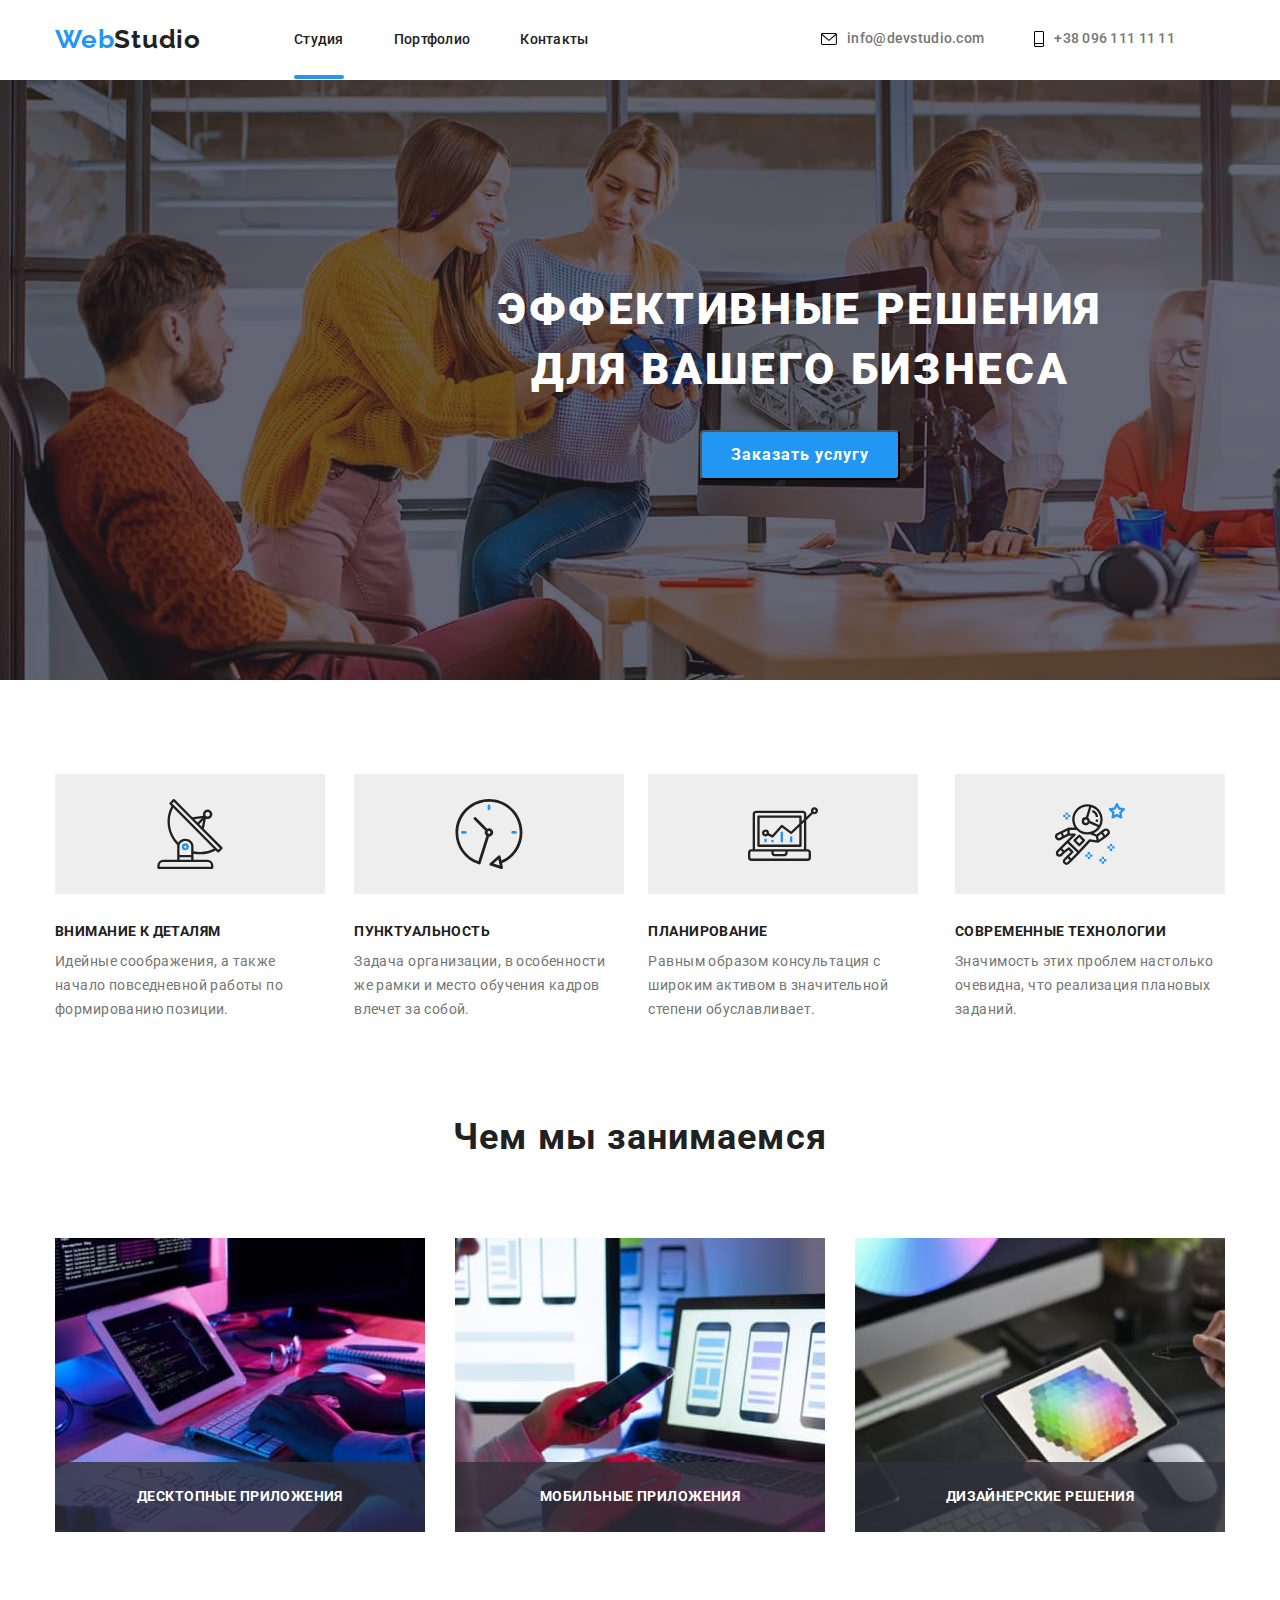
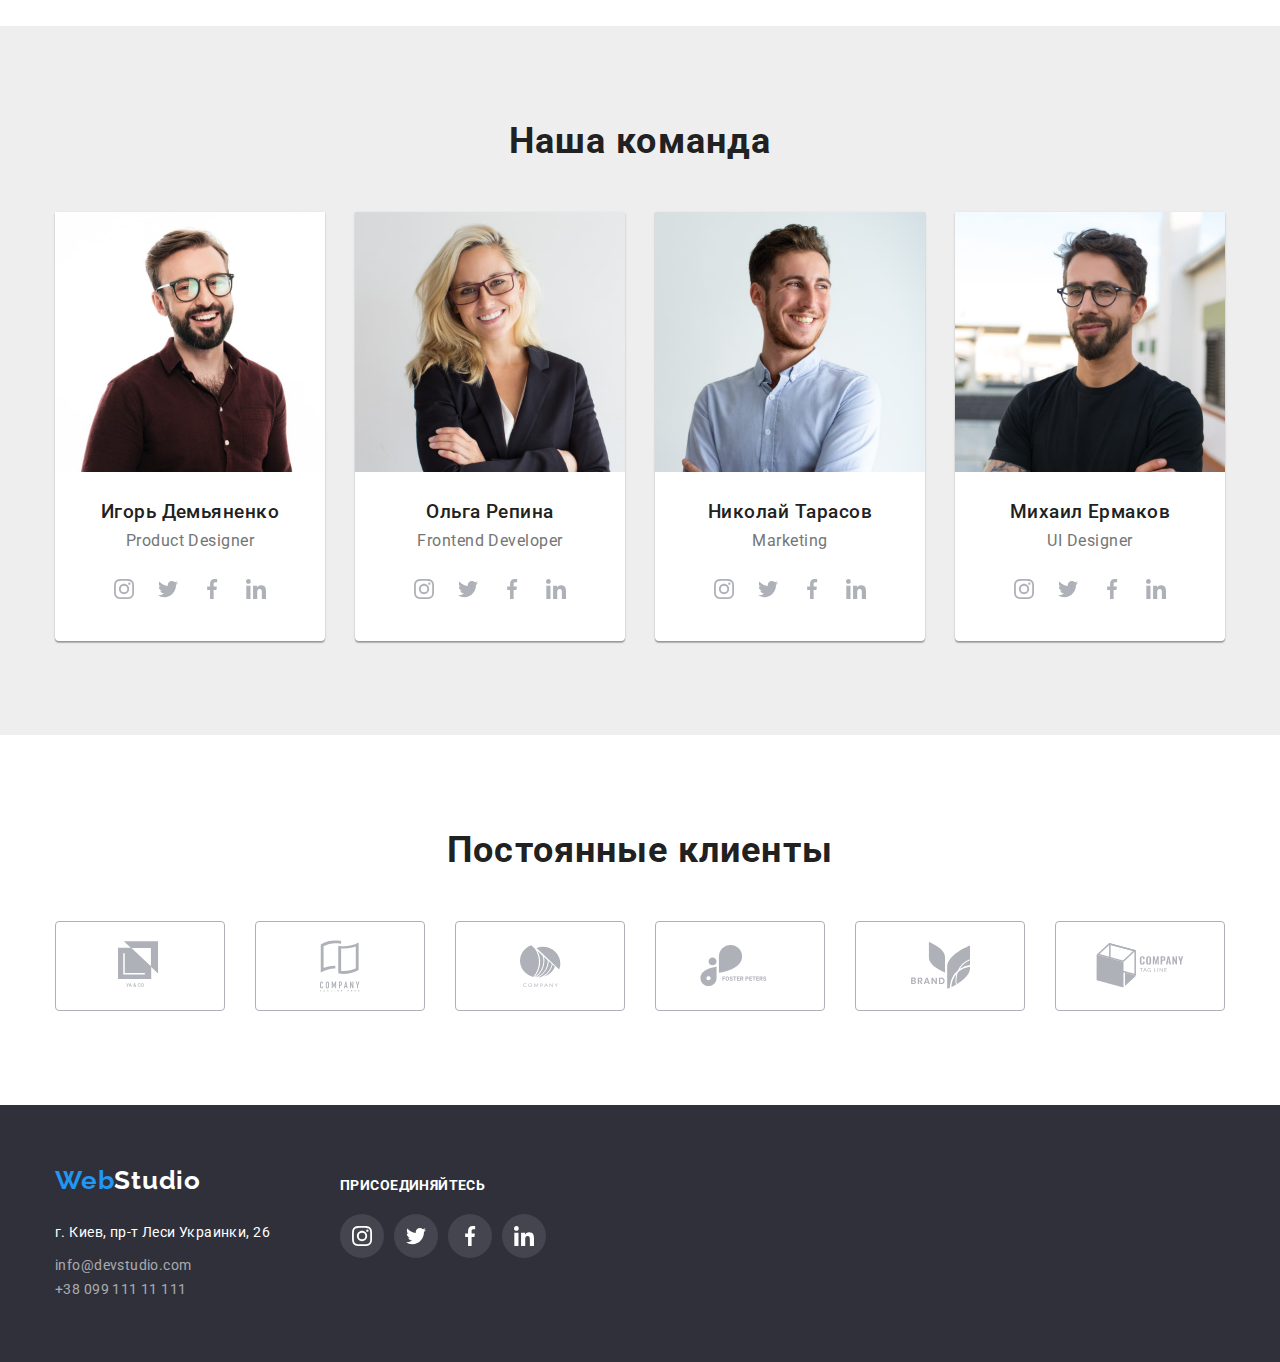
<file: index.html>
<!DOCTYPE html>
<html lang="en">
<head>
    <meta charset="UTF-8">
    <meta name="viewport" content="width=device-width, initial-scale=1.0">
    <title>WebStudio</title>
    <link href="https://fonts.googleapis.com/css2?family=Raleway:wght@700&family=Roboto:wght@400;500;700&display=swap" rel="stylesheet">
    <link rel="stylesheet" href="https://cdnjs.cloudflare.com/ajax/libs/modern-normalize/1.0.0/modern-normalize.min.css">
    <link rel="stylesheet" href="./css/styles.css">

</head>
<body>
    <!--Шапка сайта-->
    <header>
        <nav class="container navigation">
            <a class="link logo" href="./index.html"><span>Web</span><span class="part-logo">Studio</span>    
            </a>
            <ul class="list menu">
                <li><a class="link menu-link menu-link-studio" href="">Студия</a></li>
                <li><a class="link menu-link" href="./portfolio.html">Портфолио</a></li>
                <li><a class="link menu-link" href="">Контакты</a></li>
            </ul>
            <div class="link-navigation">
                <ul class="list menu">
                    <li><a class="link link-connection" href="mailto:info@devstudio.com"> 
                        <svg class="envelope-svg">
                            <use href="./images/sprite.svg#icon-envelope"></use>
                        </svg>
                        info@devstudio.com</a></li>
                    <li><a class="link link-connection" href="tel+380961111111">
                        <svg class="smartphone-svg">
                            <use href="./images/sprite.svg#icon-smartphone"></use>
                        </svg>
                        +38 096 111 11 11</a></li>
                </ul>
            </div>    
        </nav>
    </header>

    <main>
        <!--Герой-->
        <section class="dark-bg-hero">
            <h1 class="page-title">Эффективные решения для вашего бизнеса</h1>
            <button data-modal-open class="button-hero" type="button"><span class="text-button-hero">Заказать услугу</span></button>
        </section>

        <!--Преимущества-->
        <section class="section">
            <div class="container">
                <ul class="list flex-advantages">
                    <li class="item-icons-advantages item-antenna">
                        <h3 class="section-advantages-title">Внимание к деталям</h3>
                        <p class="border-advanteges">Идейные соображения, а также начало повседневной работы по формированию позиции.</p>
                    </li>
                    <li class="item-icons-advantages item-clock">
                        <h3 class="section-advantages-title">Пунктуальность</h3>
                        <p class="border-advanteges">Задача организации, в особенности же рамки и место обучения кадров влечет за собой.</p>
                    </li>
                    <li class="item-icons-advantages item-diagram">
                        <h3 class="section-advantages-title">Планирование</h3>
                        <p class="border-advanteges">Равным образом консультация с широким активом в значительной степени обуславливает.</p>
                    </li>
                    <li class="item-icons-advantages item-astronavt last-item">
                        <h3 class="section-advantages-title">Современные технологии</h3>
                        <p class="border-advanteges">Значимость этих проблем настолько очевидна, что реализация плановых заданий.</p>
                    </li>
                </ul>
            </div>
        </section>

        <!--Примеры работ-->
        <section class="section">
            <div class="container">
                <h2 class="section-title-exsamples">Чем мы занимаемся</h2>
                <ul class="list exsamles-works">
                    <li class="exsamples-item">
                        <img class="img-exs" src="./images/img.jpg" alt="мы делаем вебдизайн для пк"
                        width="370">
                        <a href=""></a>
                        <div class="layers">
                            <p>Десктопные приложения</p>
                        </div>
                    </li>
                    <li class="exsamples-item">
                        <img class="img-exs" src="./images/img1.jpg" alt="мы делаем вебдизайн для смартфонов"
                        width="370">
                        <a href=""></a>
                        <div class="layers">
                            <p>Мобильные приложения</p>
                        </div>
                    </li>
                    <li class="exsamples-item">
                        <img class="img-exs" src="./images/img2.jpg" alt="креативность и инновации"
                        width="370">
                        <a href=""></a>
                        <div class="layers">
                            <p>Дизайнерские решения</p>
                        </div>
                    </li>
                </ul>
            </div>    
        </section>

        <!--Наша команда-->
        <section class="section container-our-team">
            <div class="container">
                <h2 class="section-title">Наша команда</h2>
                    <ul class="list team-list">
                        <li class="team-item">
                            <img src="./images/img3.jpg" alt="наш сотрудник" 
                            width="270">
                            <h3 class="team-name-tittle">Игорь Демьяненко</h3>
                            <p>Product Designer</p>   
                            <ul class="list social-icons">
                                <li>
                                    <a class="link social-icons-border" href="instagram.com">
                                        <svg class="social-icons-svg">
                                            <use href="./images/sprite.svg#icon-instagram"></use>
                                        </svg>
                                    </a>
                                </li>
                                <li>
                                    <a class="link social-icons-border" href="twitter.com">
                                        <svg class="social-icons-svg">
                                            <use href="./images/sprite.svg#icon-twitter"></use>
                                        </svg>
                                    </a>                                   
                                </li>
                                <li>
                                    <a class="link social-icons-border" href="facebook.com">
                                        <svg class="social-icons-svg">
                                            <use href="./images/sprite.svg#icon-facebook"></use>
                                        </svg>
                                    </a>                                   
                                </li>
                                <li>
                                    <a class="link social-icons-border" href="linkedin.com">
                                        <svg class="social-icons-svg">
                                            <use href="./images/sprite.svg#icon-linkedin"></use>
                                        </svg>
                                    </a>                                   
                                </li>                                                                  
                            </ul>             
                        </li>
                        <li class="team-item">
                            <img src="./images/img4.jpg" alt="наш сотрудник"
                            width="270">
                            <h3 class="team-name-tittle">Ольга Репина</h3>
                            <p>Frontend Developer</p>
                            <ul class="list social-icons">
                                <li>
                                    <a class="link social-icons-border" href="instagram.com">
                                        <svg class="social-icons-svg">
                                            <use href="./images/sprite.svg#icon-instagram"></use>
                                        </svg>
                                    </a>
                                </li>
                                <li>
                                    <a class="link social-icons-border" href="twitter.com">
                                        <svg class="social-icons-svg">
                                            <use href="./images/sprite.svg#icon-twitter"></use>
                                        </svg>
                                    </a>                                   
                                </li>
                                <li>
                                    <a class="link social-icons-border" href="facebook.com">
                                        <svg class="social-icons-svg">
                                            <use href="./images/sprite.svg#icon-facebook"></use>
                                        </svg>
                                    </a>                                   
                                </li>
                                <li>
                                    <a class="link social-icons-border" href="linkedin.com">
                                        <svg class="social-icons-svg">
                                            <use href="./images/sprite.svg#icon-linkedin"></use>
                                        </svg>
                                    </a>                                   
                                </li>                                                                  
                            </ul>                            
                        </li>    
                        <li class="team-item">
                            <img src="./images/img5.jpg" alt="наш сотрудник" 
                            width="270">
                            <h3 class="team-name-tittle">Николай Тарасов</h3>
                            <p>Marketing</p>
                            <ul class="list social-icons">
                                <li>
                                    <a class="link social-icons-border" href="instagram.com">
                                        <svg class="social-icons-svg">
                                            <use href="./images/sprite.svg#icon-instagram"></use>
                                        </svg>
                                    </a>
                                </li>
                                <li>
                                    <a class="link social-icons-border" href="twitter.com">
                                        <svg class="social-icons-svg">
                                            <use href="./images/sprite.svg#icon-twitter"></use>
                                        </svg>
                                    </a>                                   
                                </li>
                                <li>
                                    <a class="link social-icons-border" href="facebook.com">
                                        <svg class="social-icons-svg">
                                            <use href="./images/sprite.svg#icon-facebook"></use>
                                        </svg>
                                    </a>                                   
                                </li>
                                <li>
                                    <a class="link social-icons-border" href="linkedin.com">
                                        <svg class="social-icons-svg">
                                            <use href="./images/sprite.svg#icon-linkedin"></use>
                                        </svg>
                                    </a>                                   
                                </li>                                                                  
                            </ul>
                        </li>    
                        <li class="team-item">
                            <img src="./images/img6.jpg" alt="наш сотрудник" 
                            width="270">
                            <h3 class="team-name-tittle">Михаил Ермаков</h3>
                            <p>UI Designer</p>
                            <ul class="list social-icons">
                                <li>
                                    <a class="link social-icons-border" href="instagram.com">
                                        <svg class="social-icons-svg">
                                            <use href="./images/sprite.svg#icon-instagram"></use>
                                        </svg>
                                    </a>
                                </li>
                                <li>
                                    <a class="link social-icons-border" href="twitter.com">
                                        <svg class="social-icons-svg">
                                            <use href="./images/sprite.svg#icon-twitter"></use>
                                        </svg>
                                    </a>                                   
                                </li>
                                <li>
                                    <a class="link social-icons-border" href="facebook.com">
                                        <svg class="social-icons-svg">
                                            <use href="./images/sprite.svg#icon-facebook"></use>
                                        </svg>
                                    </a>                                   
                                </li>
                                <li>
                                    <a class="link social-icons-border" href="linkedin.com">
                                        <svg class="social-icons-svg">
                                            <use href="./images/sprite.svg#icon-linkedin"></use>
                                        </svg>
                                    </a>                                   
                                </li>                                                                  
                            </ul>     
                        </li>    
                    </ul>    
            </div>         
    </section>

    <!--Постоянные клиенты-->
    <section class="section">
        <div class="container">
            <h3 class="title-const-customer">Постоянные клиенты</h3>
            <ul class="list list-const-customer">
                <li>
                    <a class="link link-const-customer" href="">
                        <svg class="item-logo item-logo1">
                            <use href="./images/sprite.svg#icon-logo1"></use>
                        </svg>
                    </a>
                </li>
           
                <li>
                    <a class="link link-const-customer" href="">
                        <svg class="item-logo item-logo2">
                            <use href="./images/sprite.svg#icon-logo2"></use>
                        </svg>
                    </a>
                </li>
                <li>
                    <a class="link link-const-customer" href="">
                        <svg class="item-logo item-logo3">
                            <use href="./images/sprite.svg#icon-logo3"></use>
                        </svg>
                    </a>
                </li>
                <li>
                    <a class="link link-const-customer" href="">
                        <svg class="item-logo item-logo4">
                            <use href="./images/sprite.svg#icon-logo4"></use>
                        </svg>
                    </a>
                </li>
                <li>
                    <a class="link link-const-customer" href="">
                        <svg class="item-logo item-logo5">
                            <use href="./images/sprite.svg#icon-logo5"></use>
                        </svg>
                    </a>
                </li>
                <li>
                    <a class="link link-const-customer" href="">
                        <svg class="item-logo item-logo6">
                            <use href="./images/sprite.svg#icon-logo6"></use>
                        </svg>
                    </a>    
                </li>
            </ul>
        </div>
    </section>

    </main>
    <!--Контакты-->
    <section class="dark-bg section-contacts">
        <div class="container">
            <div class="futer-contacts">
                <h2><a class="link logo" href="./index.html"><span>Web</span><span class="part-logo-futer">Studio</span>    
                </a></h2>
                <p>г. Киев, пр-т Леси Украинки, 26</p>
                <ul class="list">
                    <li><a class="link link-mail" href="mailto:info@example.com">info@devstudio.com</a></li>
                    <li><a class="link" href="tel+380991111111">+38 099 111 11 111</a></li>
                </ul>                  
            </div>
            <div class="futer-social">
                <h3>Присоединяйтесь</h3>
                <ul class="list social-icons">
                    <li class="item-icons-futer">
                        <a class="link social-icons-border" href="instagram.com">
                            <svg class="social-icons-svg">
                                <use href="./images/sprite.svg#icon-instagram"></use>
                            </svg>
                        </a>
                    </li>
                    <li class="item-icons-futer">
                        <a class="link social-icons-border" href="twitter.com">
                            <svg class="social-icons-svg">
                                <use href="./images/sprite.svg#icon-twitter"></use>
                            </svg>
                        </a>                                   
                    </li>
                    <li class="item-icons-futer">
                        <a class="link social-icons-border" href="facebook.com">
                            <svg class="social-icons-svg">
                                <use href="./images/sprite.svg#icon-facebook"></use>
                            </svg>
                        </a>                                   
                    </li>
                    <li class="item-icons-futer">
                        <a class="link social-icons-border" href="linkedin.com">
                            <svg class="social-icons-svg">
                                <use href="./images/sprite.svg#icon-linkedin"></use>
                            </svg>
                        </a>                                   
                    </li>                                                                  
                </ul>     
           </div>     

        </div>    

    </section>

    <div class="backdrop is-hidden" data-modal>
        <div class="modal">
            <button class="close-btn" data-modal-close>
                <svg class="close-icon">
                </svg>
            </button>
        </div>

    </div>
    <script src="./js/model.js"></script>
</body>
</html>
</file>
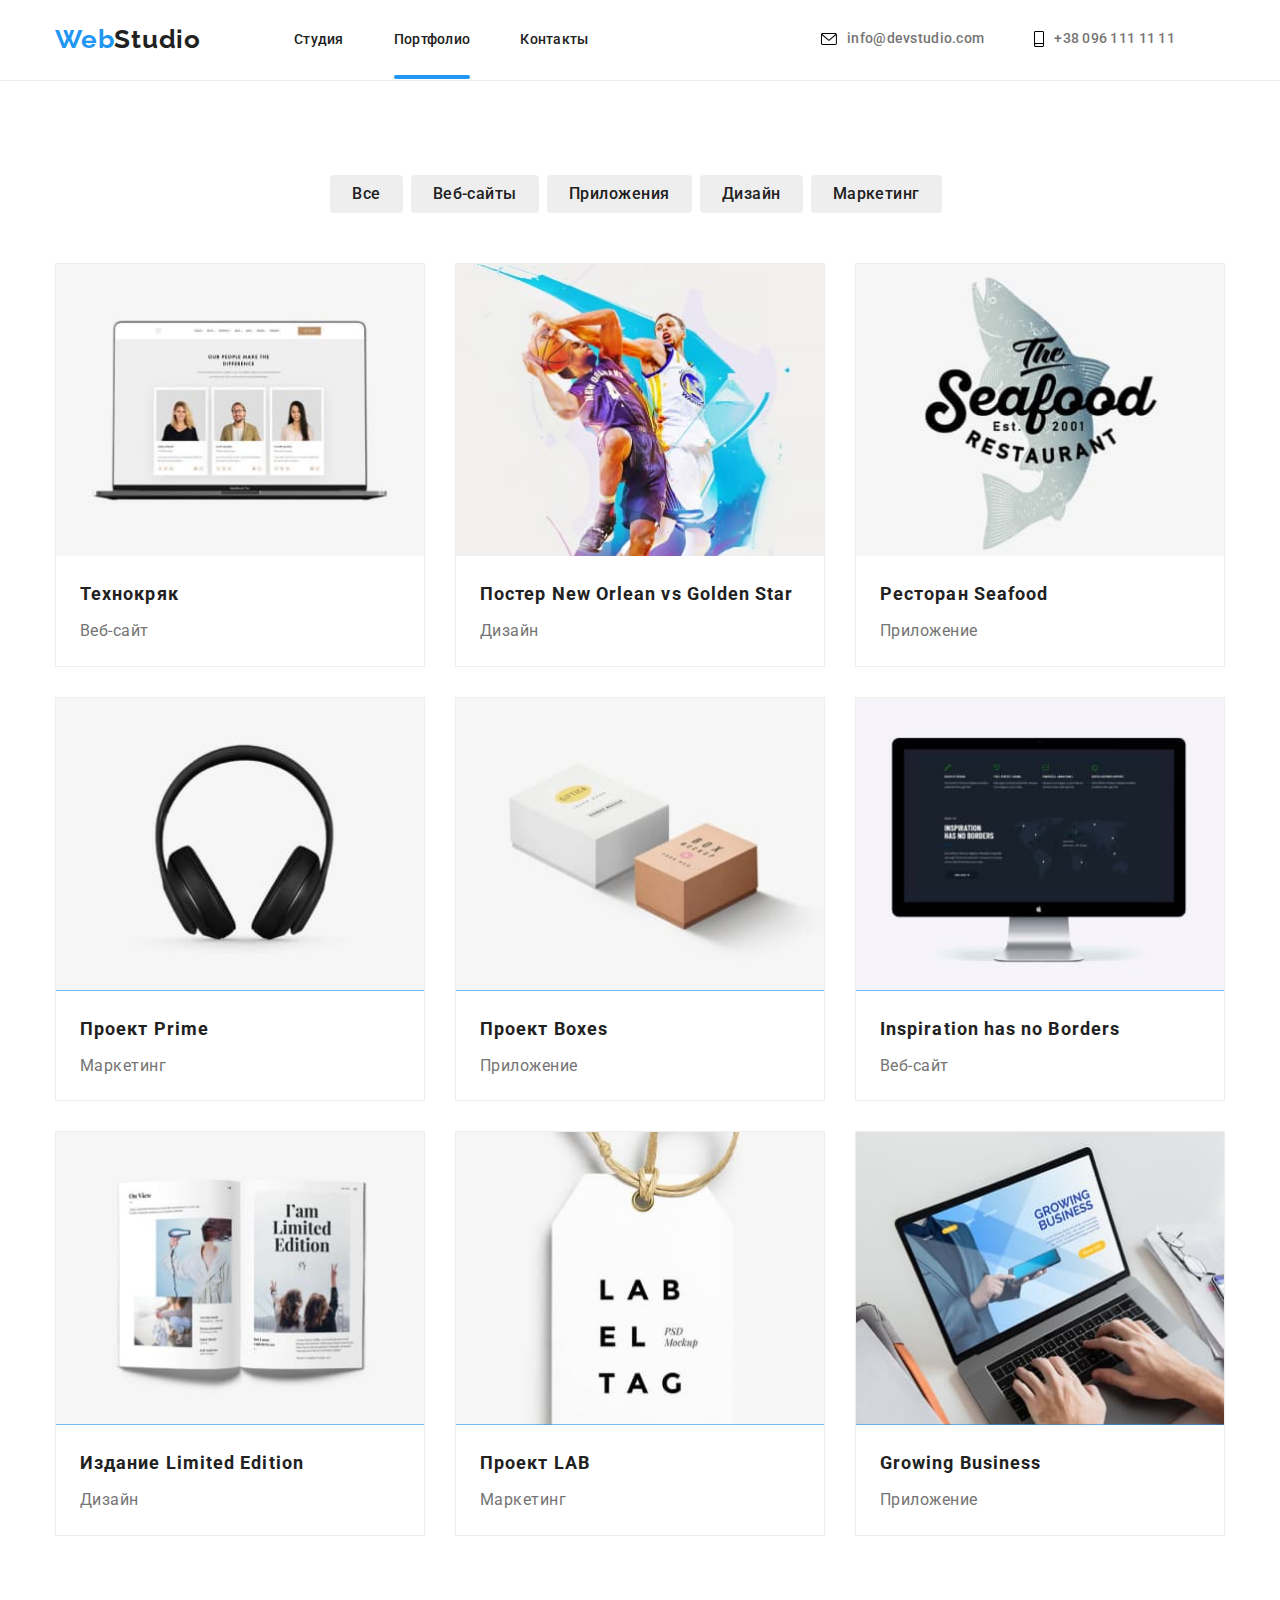
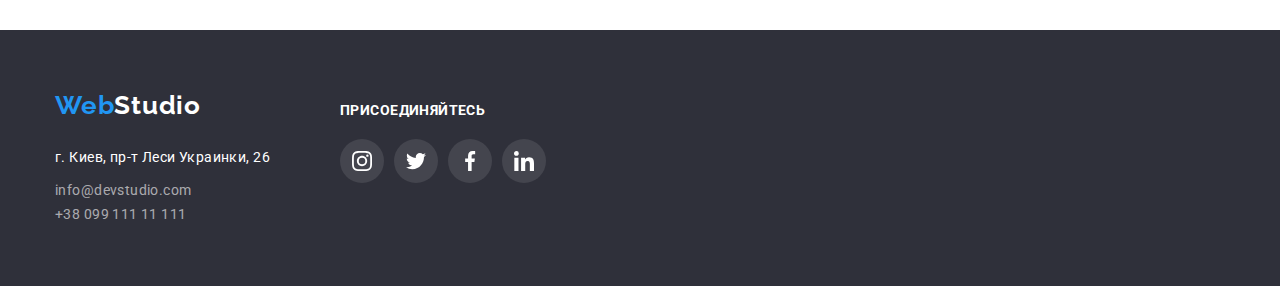
<file: portfolio.html>
<!DOCTYPE html>
<html lang="en">
<head>
    <meta charset="UTF-8">
    <meta name="viewport" content="width=device-width, initial-scale=1.0">
    <title>Portfolio</title>
    <link href="https://fonts.googleapis.com/css2?family=Raleway:wght@700&family=Roboto:wght@400;500;700&display=swap" rel="stylesheet">
    <link rel="stylesheet" href="https://cdnjs.cloudflare.com/ajax/libs/modern-normalize/1.0.0/modern-normalize.min.css">
    <link rel="stylesheet" href="./css/styles.css">

</head>
<body>
    <!--Шапка страницы-->
    <header>
        <div class="top-line">
            <nav class="container navigation">
                <a class="link logo" href="./index.html"><span>Web</span><span class="part-logo">Studio</span>    
                </a>
                <ul class="list menu">
                    <li><a class="link menu-link" href="./index.html">Студия</a></li>
                    <li><a class="link menu-link menu-link-portfolio" href="">Портфолио</a></li>
                    <li><a class="link menu-link" href="">Контакты</a></li>
                </ul>
                <div class="link-navigation">
                    <ul class="list menu">
                        <li><a class="link link-connection" href="mailto:info@devstudio.com"> 
                            <svg class="envelope-svg">
                                <use href="./images/sprite.svg#icon-envelope"></use>
                            </svg>
                            info@devstudio.com</a></li>
                        <li><a class="link link-connection" href="tel+380961111111">
                            <svg class="smartphone-svg">
                                <use href="./images/sprite.svg#icon-smartphone"></use>
                            </svg>
                            +38 096 111 11 11</a></li>
                    </ul>
                </div>    
            </nav>         
        </div>

    </header>

    <main>
        <!--фильтры по работам, скрытый заголовок-->
        <section class="container">
            <h1 class="visually-hidden">Фильтры работ</h1>
            <ul class="list but-list">
                <li><button class="btn" type="button"><span class="text-but-portfolio">Все</span></button></li>
                <li><button class="btn" type="button"><span class="text-but-portfolio">Веб-сайты</span></button></li>
                <li><button class="btn" type="button"><span class="text-but-portfolio">Приложения</span></button></li>
                <li><button class="btn" type="button"><span class="text-but-portfolio">Дизайн</span></button></li>
                <li><button class="btn" type="button"><span class="text-but-portfolio">Маркетинг</span></button></li>
            </ul>
        </section>

        <!--карточки работ-->
        <section class="container section-carts-works">
            <ul class="list work-list">
                <li class="work-item"><a href=""></a>
                    <div class="for-position">
                        <img src="./images/img7.jpg" alt="Веб-сайт">
                        <div class="actions">
                            <p>Технокряк это современная площадка распространения коронавируса. Компании используют эту платформу для цифрового шпионажа и атак на защищённые сервера конкурентов.</p>
                        </div>
                    </div>
                    <div class="content-card">
                        <h2 class="work-card-title">Технокряк</h2>
                        <p class="work-card-item">Веб-сайт</p>
                    </div>
                    
                </li>
                <li class="work-item"><a href=""></a>
                    <div class="for-position">
                        <img src="./images/img8.jpg" alt="играют баскетболисты">
                        <div class="actions">
                            <p>Технокряк это современная площадка распространения коронавируса. Компании используют эту платформу для цифрового шпионажа и атак на защищённые сервера конкурентов.</p>
                        </div>
                    </div>
                    <div class="content-card">
                        <h2 class="work-card-title">Постер New Orlean vs Golden Star</h2>
                        <p class="work-card-item">Дизайн</p>
                    </div>
                    
                </li>
                <li class="work-item"><a href=""></a>
                    <div class="for-position">
                        <img src="./images/img9.jpg" alt="логотип приложения">
                        <div class="actions">
                            <p>Технокряк это современная площадка распространения коронавируса. Компании используют эту платформу для цифрового шпионажа и атак на защищённые сервера конкурентов.</p>
                        </div>
                    </div>
                    <div class="content-card">
                        <h2 class="work-card-title">Ресторан Seafood</h2>
                        <p class="work-card-item">Приложение</p>
                    </div>
                    
                </li>    
                <li class="work-item"><a href=""></a>
                    <div class="for-position">
                        <img src="./images/img10.jpg" alt="наушники">
                        <div class="actions">
                            <p>Технокряк это современная площадка распространения коронавируса. Компании используют эту платформу для цифрового шпионажа и атак на защищённые сервера конкурентов.</p>
                        </div>
                    </div>           
                    <div class="content-card">
                        <h2 class="work-card-title">Проект Prime</h2>
                        <p class="work-card-item">Маркетинг</p>
                    </div>
                    
                </li>   
                <li class="work-item"><a href=""></a>
                    <div class="for-position">
                        <img src="./images/img11.jpg" alt="две разные коробки">
                        <div class="actions">
                            <p>Технокряк это современная площадка распространения коронавируса. Компании используют эту платформу для цифрового шпионажа и атак на защищённые сервера конкурентов.</p>
                        </div>
                    </div>
                    <div class="content-card">
                        <h2 class="work-card-title">Проект Boxes</h2>
                        <p class="work-card-item">Приложение</p>
                    </div>
                    
                </li>       
                <li class="work-item"><a href=""></a>
                    <div class="for-position">
                        <img src="./images/img12.jpg" alt="монитор">
                        <div class="actions">
                            <p>Технокряк это современная площадка распространения коронавируса. Компании используют эту платформу для цифрового шпионажа и атак на защищённые сервера конкурентов.</p>
                        </div>
                    </div>
                    <div class="content-card">
                        <h2 class="work-card-title">Inspiration has no Borders</h2>
                        <p class="work-card-item">Веб-сайт</p>
                    </div>
                    
                </li>   
                <li class="work-item"><a href=""></a>
                    <div class="for-position">
                        <img src="./images/img13.jpg" alt="открытая книга">
                        <div class="actions">
                            <p>Технокряк это современная площадка распространения коронавируса. Компании используют эту платформу для цифрового шпионажа и атак на защищённые сервера конкурентов.</p>
                        </div>
                    </div>
                    <div class="content-card">
                        <h2 class="work-card-title">Издание Limited Edition</h2>
                        <p class="work-card-item">Дизайн</p>
                    </div>
                   
                </li>   
                <li class="work-item"><a href=""></a>
                    <div class="for-position">
                        <img src="./images/img14.jpg" alt="лейбл на нитке">
                        <div class="actions">
                            <p>Технокряк это современная площадка распространения коронавируса. Компании используют эту платформу для цифрового шпионажа и атак на защищённые сервера конкурентов.</p>
                        </div>
                    </div>
                    <div class="content-card">
                        <h2 class="work-card-title">Проект LAB</h2>
                        <p class="work-card-item">Маркетинг</p>
                    </div>

                </li>   
                <li class="work-item"><a href=""></a>
                    <div class="for-position">
                        <img src="./images/img15.jpg" alt="за компьютером">
                        <div class="actions">
                            <p>Технокряк это современная площадка распространения коронавируса. Компании используют эту платформу для цифрового шпионажа и атак на защищённые сервера конкурентов.</p>
                        </div>
                    </div>
                    <div class="content-card">
                        <h2 class="work-card-title">Growing Business</h2>
                        <p class="work-card-item">Приложение</p>
                    </div>
                    
                </li>                                                                                               
            </ul>
        </section>
    </main>
    
    <!--Контакты-->
    <section class="dark-bg section-contacts">
        <div class="container">
            <div class="futer-contacts">
                <h2><a class="link logo" href="./index.html"><span>Web</span><span class="part-logo-futer">Studio</span>    
                </a></h2>
                <p>г. Киев, пр-т Леси Украинки, 26</p>
                <ul class="list">
                    <li><a class="link link-mail" href="mailto:info@example.com">info@devstudio.com</a></li>
                    <li><a class="link" href="tel+380991111111">+38 099 111 11 111</a></li>
                </ul>                  
            </div>
            <div class="futer-social">
                <h3>Присоединяйтесь</h3>
                <ul class="list social-icons">
                    <li class="item-icons-futer">
                        <a class="link social-icons-border" href="instagram.com">
                            <svg class="social-icons-svg">
                                <use href="./images/sprite.svg#icon-instagram"></use>
                            </svg>
                        </a>
                    </li>
                    <li class="item-icons-futer">
                        <a class="link social-icons-border" href="twitter.com">
                            <svg class="social-icons-svg">
                                <use href="./images/sprite.svg#icon-twitter"></use>
                            </svg>
                        </a>                                   
                    </li>
                    <li class="item-icons-futer">
                        <a class="link social-icons-border" href="facebook.com">
                            <svg class="social-icons-svg">
                                <use href="./images/sprite.svg#icon-facebook"></use>
                            </svg>
                        </a>                                   
                    </li>
                    <li class="item-icons-futer">
                        <a class="link social-icons-border" href="linkedin.com">
                            <svg class="social-icons-svg">
                                <use href="./images/sprite.svg#icon-linkedin"></use>
                            </svg>
                        </a>                                   
                    </li>                                                                  
                </ul>     
           </div>     
        </div>    
    </section>


</body>
</html>
</file>
<file: css/styles.css>
/* цвет основного текста */
/* вторичный цвет текста */
/* белый */
/* акцент */
/* вторичный цвет фона */

/* п.1 подключаем шрифты в файле HTML, а потом normalize.min.css */
/* п.2 подключаем переменные */
:root{
    --main-text-cl: #757575;
    --accent-cl: #2196F3;
    --title-text-cl: #212121;
    --wight-text-cl: #FFFFFF;
    --bg-dark-cl: #2F303A;
    --bg-section-cl: #EEEEEE;
    --bg-futer-icons-link: rgba(255, 255, 255, 0.1);
    --icons-color: #AFB1B8;
    --time-transition: 250ms cubic-bezier(0.4, 0, 0.2, 1);
}
/* п.3 задаем базовые стили и потом проверяем работают ли */
body{
    font-family: 'Roboto', sans-serif;
    font-size: 14px;
    line-height: 1.71;
    letter-spacing: 0.03em;
    color: var(--main-text-cl);
}

/* стандартный набор стилей для container, еще можно добавить padding left b right
 если есть*/
.container {
    margin-left: auto;
    margin-right: auto;
    padding-left: 15px;
    padding-right: 15px;
    width: 1200px;
}

html {
    box-sizing: border-box;
}

.list{
    padding: 0px;
    margin: 0px;
    list-style: none;
}

img {
    display: block;
    max-width: 100%;
    height: auto;
}

/* класс для всех ссылок <a>, убираем подчеркивание и задаем цвет */
.link{
    text-decoration: none;
    color: inherit;
    transition: color var(--time-transition);
}

.link:hover,
.link:focus
/* .btn:hover,
.btn:focus { */ {
    color: var(--accent-cl);
}

.but-list .btn:hover,
.btn:focus{
    background-color: var(--accent-cl);
    cursor: pointer;
}



.text-but-portfolio:hover,
.text-but-portfolio:focus{
    color: var(--wight-text-cl);
}

.last-item h3 {
    margin-right: 0px;
}
.last-item p {
    margin-right: 0px;
}

/* класс для заголовка страницы h1 */
.page-title{
    font-family: Roboto;
    font-weight: 900;
    font-size: 44px;
    line-height: 1.36;
    text-align: center;
    letter-spacing: 0.06em;
    text-transform: uppercase;
    color: var(--wight-text-cl);
    padding-top: 200px;
    padding-right: 452px;
    padding-left: 452px;
    padding-bottom: 30px;
    margin: 0px;
}

.section-title-exsamples {
    font-family: Roboto;
    font-weight: 700;
    font-size: 36px;
    line-height: 1.17;
    text-align: center;
    letter-spacing: 0.03em;
    color: var(--title-text-cl);
    margin-bottom: 50px;
    margin-top: 0px; 
}

/* класс для заголовков секций h2 на странице СТУДИО */
.section-title{
    font-family: Roboto;
    font-weight: 700;
    font-size: 36px;
    line-height: 1.17;
    text-align: center;
    letter-spacing: 0.03em;
    color: var(--title-text-cl);
    margin-bottom: 50px;
    margin-top: 0px;
    padding-top: 94px;
}

/* класс для заголовка секции -преимущества-  */
.section-advantages-title{
    font-family: Roboto;
    font-weight: 700;
    font-size: 14px;
    line-height: 1.14;
    letter-spacing: 0.03em;
    text-transform: uppercase;
    color: var(--title-text-cl);
    margin-bottom: 10px;
    margin-right: 30px;
    margin-top: 0px;
}


/* класс который относится для заголовков h3 на странице студио (имена сотрудников)*/
.team-name-tittle{
    font-weight: 500;
    color: var(--title-text-cl);
    margin-bottom: 10px;
    margin-top: 0px;
    line-height: 20px;
}

/* класс для заголовка страницы h2 на ПОРТФОЛИО */
.work-card-title{
    font-family: Roboto;
    font-weight: 700;
    font-size: 18px;
    line-height: 2;
    letter-spacing: 0.06em;
    color: var(--title-text-cl);
    margin-bottom: 4px;
    margin-top: 0px;
}

.btn {
    display: inline-block;
    font-family: inherit;
    font-weight: 500;
    font-size: 16px;
    line-height: 1.62;
    text-align: center;
    letter-spacing: 0.03em;
    color: var(--title-text-cl);
    border-radius: 4px;
    background-color: var(--bg-section-cl);
    padding: 0px;
    margin-right: 8px;
    border: 0px;
    transition: background-color var(--time-transition);
}

.text-but-portfolio {
    display: inline-block;
    font-family: Roboto;
    font-weight: 500;
    font-size: 16px;
    line-height: 1.62;
    text-align: center;
    letter-spacing: 0.03em;
    color: var(--title-text-cl);
    padding-top: 6px;
    padding-right: 22px;
    padding-bottom: 6px;
    padding-left: 22px;
    transition: color var(--time-transition);
}

/* класс для ссылок по страницам в навигации*/
.menu-link{
    position: relative;
    font-weight: 500;
    font-size: 14px;
    line-height: 1.14;
    letter-spacing: 0.02em;
    color: var(--title-text-cl);
    margin-right: 50px;
}



/* класс для описания пунктов членов команды /* класс для  li в сетке */
.team-item {
    font-size: 16px;
    line-height: 1.18;
    text-align: center;
    letter-spacing: 0.03em;
    color: inherit;
    background-color: var(--wight-text-cl);
    margin-right: 30px;
    box-shadow: 0px 1px 3px rgba(0, 0, 0, 0.12), 0px 1px 1px rgba(0, 0, 0, 0.14), 0px 2px 1px rgba(0, 0, 0, 0.2);
    border-radius: 0px 0px 4px 4px;

}

.team-item:last-child {
    margin-right: 0px;
}


.work-card-item {
    font-weight: 400;
    font-size: 16px;
    line-height: 1.87;
    letter-spacing: 0.03em;
    color: var(--main-text-cl);
    margin-bottom: 0px;
    margin-top: 0px;
}

.dark-bg {
    background-color: var(--bg-dark-cl);
    margin-left: auto;
    margin-right: auto;
}

.dark-bg-hero {
    background-color: var(--bg-dark-cl);
    width: 1600px;
    height: 600px;
    margin-left: auto;
    margin-right: auto;
    margin-bottom: 94px;
    background-image: linear-gradient(to right,  rgba(47, 48, 58, 0.4),  
        rgba(47, 48, 58, 0.4)), url("../images/hero.jpg"); 
    background-size: cover;
    background-position: center;

}


.section-contacts {
    font-weight: normal;
    font-size: 14px;
    line-height: 1.71;
    letter-spacing: 0.03em;
    color: var(--wight-text-cl);
    padding-top: 60px;
    padding-bottom: 60px;
    display: flex;
    align-items: center;
    justify-content: start;
}

.dark-bg .list .link {
    color: rgba(255, 255, 255, 0.6);
}

.link-connection{
    display: flex;
    align-items: center;
    font-weight: 500;
    font-size: 14px;
    line-height: 1.14;
    letter-spacing: 0.02em;

}

.envelope-svg {
    display: inline-block;
    width: 16px;
    height: 12px;    
    margin-right: 10px;
    background-size: contain;
    background-position: center;
    transition: fill var(--time-transition);    
}

.smartphone-svg {
    display: inline-block;
    height: 16px;
    width: 10px;
    margin-right: 10px;
    background-size: contain;
    background-position: center;
    transition: fill var(--time-transition);   
}

.link-connection:hover > .envelope-svg,
.link-connection:hover > .smartphone-svg {
    fill: var(--accent-cl);
}

.container-our-team{
    background-color: var(--bg-section-cl);
    margin-left: auto;
    margin-right: auto;
}

/* не нашел что это 
.img-team {
    margin-top: 0px;
    margin-bottom: 30px;
}
*/

.menu {
    display: inline-flex;
    
}

.menu-link:not(:last-child) {
    margin-right: 50px;
}

.navigation {
    display: flex;
    align-items: center;
    justify-content: flex-start;
    padding-top: 24px;
    padding-bottom: 25px;
    position: relative;
}

.navigation .logo {
    margin-right: 93px;
}

.link-navigation {
    display: flex;
    align-items: center;
    margin-left: auto;
}

.link-navigation .link-connection:first-child {
    margin-right: 50px;
}

.logo {
    font-family: Raleway, sans-serif;
    font-weight: bold;
    font-size: 26px;
    line-height: 1.19;
    letter-spacing: 0.03em;
    color: var(--accent-cl);
}

.part-logo {
    color: var(--title-text-cl);
}

.part-logo-futer {
    color: var(--wight-text-cl);
}

.button-hero {
    display: block;
    margin: 0 auto;
    width: 200px;
    height: 50px;
    background: #2196F3;
    box-shadow: 0px 4px 4px rgba(0, 0, 0, 0.15);
    border-radius: 4px;
    text-align: center;
}

.button-hero:hover {
    cursor: pointer;
}

.text-button-hero {
    font-family: Roboto;
    font-weight: bold;
    font-size: 16px;
    line-height: 1.87;
    color: var(--wight-text-cl);
    text-align: center;
    letter-spacing: 0.06em;

}

.section {
    padding-bottom: 94px;
}

.section-carts-works {
    padding-top: 50px;
    padding-bottom: 94px;    
}

.flex-advantages {
    display: flex;
    justify-content: space-between;
    align-items: center;
}

.border-advanteges {
    margin-right: 30px;
    margin-top: 0px;
    margin-bottom: 0px;
}

.exsamles-works {
    display: flex;
    flex-wrap: wrap;
}

/* .img-exs {
    margin-right: 30px;
}

.img-exs:last-child {
    margin-right: 0px;
} */

/* класс для ul в сетке*/
.team-list {
    display: flex;
    flex-wrap: wrap;
}



.team-item img{
    margin-bottom: 30px;
}

.team-item p {
    margin-bottom: 16px;
    margin-top: 0px;
}

.exsamples-item {
    position: relative;
    margin-left: 30px;
    margin-top: 30px;
    text-align: center;
}

.exsamples-item:first-child {
    margin-left: 0px;
}

.work-list {
    display: flex;
    flex-wrap: wrap;
}

.work-item {
    margin-left: 30px;
    margin-top: 30px;
    text-align: start;
    flex-basis: calc(100% / 3 - 20px);
    background: var(--wight-text-cl);
    border: 1px solid var(--bg-section-cl);
    box-sizing: border-box;
    transition: box-shadow var(--time-transition);
    }

    /* для каждого третьего */
.work-item:nth-child(3n + 1) {
    margin-left: 0px;
}

/*для первых трех элементов*/
.work-item:nth-child(-n + 3) {
    margin-top: 0px;
}

.content-card {
    padding-left: 24px;
    padding-top: 20px;
    padding-right: 24px;
    padding-bottom: 20px;
    }

.top-line {
    border-bottom: 1px solid #ECECEC;
    margin-left: auto;
    margin-right: auto;
}

.visually-hidden {
    position: absolute;
    clip: rect(1px 1px 1px 1px);
    clip: rect(1px, 1px, 1px, 1px);
    padding: 0;
    border: 0;
    height: 1px;
    width: 1px ;
    overflow: hidden;
  }

.but-list {
    display: flex;
    justify-content: center;
    padding-top: 94px;
}

.section-contacts h2 {
    margin-bottom: 20px;
    margin-top: 0px;
}

.section-contacts p {
    margin-bottom: 9px;
    margin-top: 0px;
}

.link-mail {
    margin-bottom: 9px;
}

/* .advantages-svg {
    width: 70px;
    height: 70px;
    

}

.advantages-svg-container {
    height: 120px;
    width: 270px;
    background-color: 
} */
.item-icons-advantages::before {
    content: "";
    display: block;
    height: 120px;
    width: 270px;
    background-color: var(--bg-section-cl);
    background-position: center;
    background-repeat: no-repeat;    
    margin-bottom: 30px;
}

.item-antenna::before {
    content: "";
    background-image: url(../images/antenna.svg);
}

.item-clock::before {
    content: "";
    background-image: url(../images/clock.svg);
}

.item-diagram::before {
    content: "";
    background-image: url(../images/diagram.svg);
}

.item-astronavt::before {
    background-image: url(../images/astronaut.svg);
}

.social-icons-svg {
    width: 20px;
    height: 20px;
    fill: var(--icons-color);
    transition: fill var(--time-transition);  

}

.futer-social .social-icons-svg {
    fill: var(--wight-text-cl); 
}

.social-icons {
    display: flex;
    justify-content: center;
    margin-bottom: 30px;
}

.social-icons:not(:last-child) {
    margin-right: 10px;
}

.social-icons-border {
    display: inline-flex;
    align-items: center;
    justify-content: center;
    border-radius: 50%;
    width: 44px;
    height: 44px;
    transition: background-color var(--time-transition);  
    
}
.futer-social .social-icons-border {
    background-color: var(--bg-futer-icons-link) ;

}

.social-icons-border:hover .social-icons-svg,
.social-icons-border:focus .social-icons-svg {
    fill: var(--wight-text-cl);
}

.social-icons-border:hover {
    background-color: var(--accent-cl);
}

.futer-social {
    display: flex;
    flex-direction: column;
    margin-left: 70px;
}
.futer-contacts {
    display: flex;
    flex-direction: column;

}

.section-contacts .container {
    display: flex;
    align-items: center;
    padding-top: 0px;
    padding-bottom: 0px;
}

.futer-social h3 {
    text-transform: uppercase;
    margin-bottom: 20px;
    margin-top: 0px;
    font-weight: bold;
    line-height: 1.14;
    font-size: 14px;
}

.title-const-customer {
    font-family: Roboto;
    font-weight: bold;
    font-size: 36px;
    line-height: 1.17;
    text-align: center;
    letter-spacing: 0.03em;
    color: var(--title-text-cl);
    padding-top: 94px;
    margin-top: 0px;
    margin-bottom: 50px;
}

.link-const-customer {
    display: inline-flex;
    align-items: center;
    justify-content: center;
    width: 170px;
    height: 90px;
    border: 1px solid var(--icons-color);
    border-radius: 4px;
    transition: border var(--time-transition);
}

.item-logo {
    align-items: center;
    fill: var(--icons-color);
    transition: fill var(--time-transition);
}

.item-logo1 {
    Width: 44.27px;
    Height: 49.23px;
}

.item-logo2 {
    Width: 40px;
    Height: 52px;
}

.item-logo3 {
    Width: 41px;
    Height: 42.6px;
}

.item-logo4 {
    Width: 79.66px;
    Height: 42.02px;
}

.item-logo5 {
    Width: 59px;
    Height: 47px;
}

.item-logo6 {
    Width: 88.48px;
    Height: 45.04px;
}

.list-const-customer {
    display: flex;
    justify-content: space-between;
}

.link-const-customer:hover .item-logo,
.link-const-customer:focus .item-logo {
    fill: var(--accent-cl);
}

.link-const-customer:hover {
    border: 1px solid  var(--accent-cl);
}


.work-item:hover {
    box-shadow: 0px 1px 1px rgba(0, 0, 0, 0.12), 0px 4px 4px rgba(0, 0, 0, 0.06), 1px 4px 6px rgba(0, 0, 0, 0.16);
}

.item-icons-futer {
    margin-right: 10px;
}
.item-icons-futer:last-child {
    margin-right: 0px;
}

.layers {
    position: absolute;
    display: inline-block;
    bottom: 0px;
    left: 0px;
    width: 100%;
    background-color: rgba(47, 48, 58, 0.8);
}

.layers p {
    font-weight: bold;
    line-height: 1.14;
    text-align: center;
    text-transform: uppercase;
    color: var(--wight-text-cl);
    margin: 0px;
    padding-top: 27px;
    padding-bottom: 27px;
}

.menu-link-studio::after {
    content: "";
    position: absolute;
    bottom: -32px;
    display: block;
    width: 100%;
    height: 4px;
    border-radius: 2px;
    background-color: var(--accent-cl);
}

.menu-link-portfolio::after {
    content: "";
    position: absolute;
    bottom: -32px;
    display: block;
    width: 100%;
    height: 4px;
    border-radius: 2px;
    background-color: var(--accent-cl);
}

.actions {
    position: absolute;
    width: 100%;
    height: 100%;
    background-color: var(--accent-cl);
    top: 0;
    left: 0;
    margin: 0;
    color: var(--wight-text-cl);
    font-weight: normal;
    font-size: 18px;
    line-height: 1.56;
    transform: translateY(+100%);
    transition: var(--time-transition);
    text-align: left;
}

.for-position {
    position: relative;
    overflow: hidden;
}

.for-position:hover .actions {
    overflow: visible;
    transform: translateY(0px);
}

.actions p {
    margin: 0px;
    padding: 63px 24px;
}

.backdrop {
    position: fixed;
    background-color: rgba(0, 0, 0, 0.2);
    top: 0px;
    bottom: 0px;
    left: 0px;
    right: 0px;
}

.modal {
    position: absolute;
    width: 528px;
    height: 581px;
    top: 50%;
    left: 50%;
    transform: translate(-50%, -50%) scale(1);
    border-radius: 4px;
    background-color: var(--wight-text-cl);
    transition: transform var(--time-transition);
    
}

.backdrop.is-hidden {
    opacity: 0;
    pointer-events: none;
}

.backdrop.is-hidden .modal {
    transform: translate(-50%, -50%) scale(0.1);
}

.close-btn {
    position: absolute;
    display: inline-block;
    right: 8px;
    top: 8px;
    background-color: var (var(--wight-text-cl));
    border: 0;
    padding: 0;
    
}

.close-icon {
    background-image: url(../images/close.svg);
    background-repeat: no-repeat;
    background-size: contain;
    background-position: center;
    width: 30px;
    height: 30px;
}
</file>
